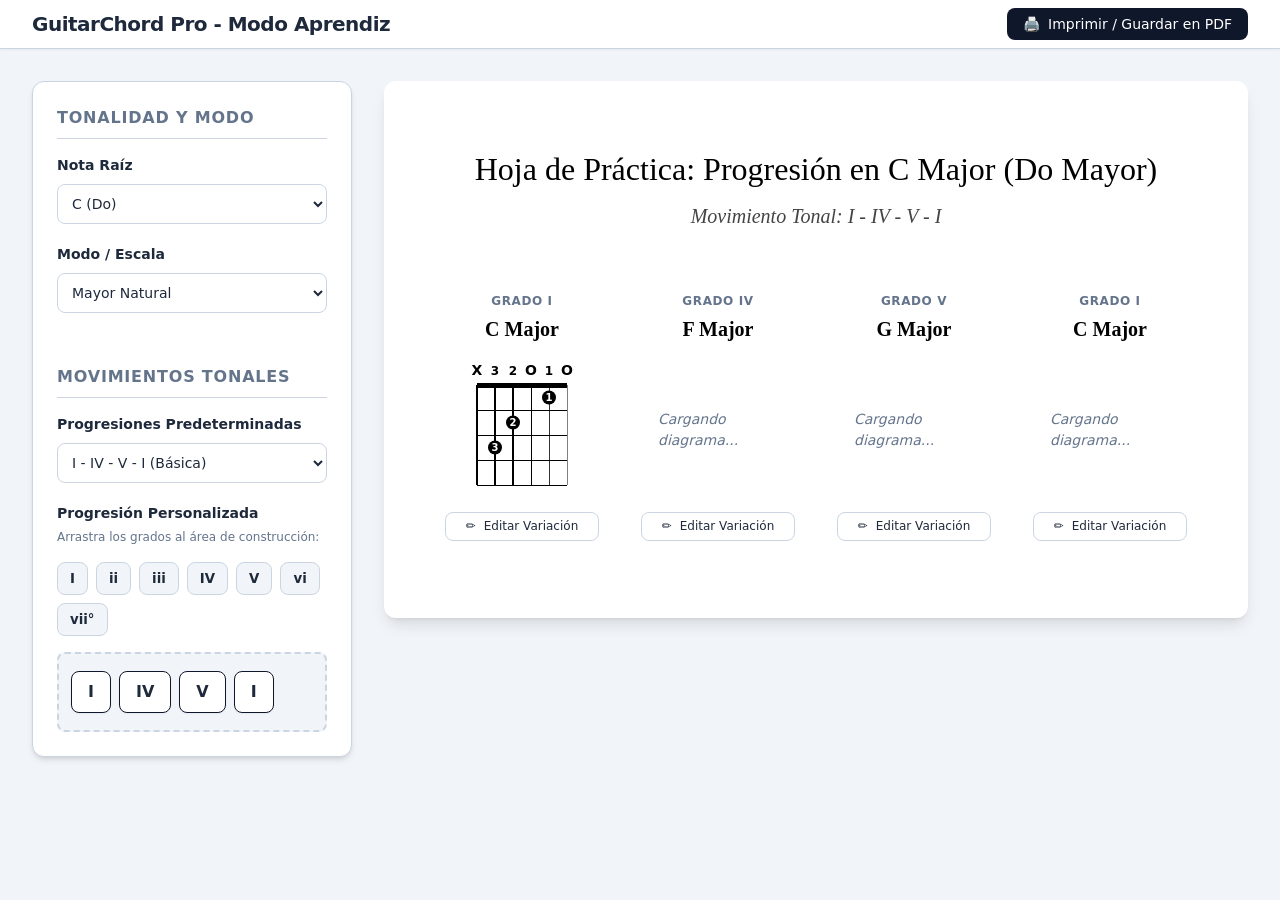
<file: gemini-code-1781385351203.html>
<!DOCTYPE html>
<html lang="es">
<head>
    <meta charset="UTF-8">
    <meta name="viewport" content="width=device-width, initial-scale=1.0">
    <title>Generador de Acordes y Teoría Musical para Guitarra Clásica</title>
    <!-- Vinculación estricta de la hoja de estilos externa -->
    <link rel="stylesheet" href="styles.css">
</head>
<body class="app">

    <!-- 4. COMPONENTE DE ACCIONES GLOBALES Y CABECERA -->
    <header class="app-header">
        <h1 class="app-header__title">GuitarChord Pro - Modo Aprendiz</h1>
        <nav class="app-header__actions">
            <button class="button button--primary" type="button" id="btn-print-pdf">
                <span class="button__icon">🖨️</span> Imprimir / Guardar en PDF
            </button>
        </nav>
    </header>

    <div class="app-layout">
        <!-- 1. COMPONENTE DE CONFIGURACIÓN DE TONALIDAD Y MODO (Sidebar) -->
        <aside class="config-panel">
            <section class="config-panel__section">
                <h2 class="config-panel__subtitle">Tonalidad y Modo</h2>
                
                <div class="form-control">
                    <label class="form-control__label" for="root-note">Nota Raíz</label>
                    <select class="form-control__select" id="root-note">
                        <option value="C" selected>C (Do)</option>
                        <option value="C#">C# (Do#)</option>
                        <option value="D">D (Re)</option>
                        <option value="Eb">Eb (Mib)</option>
                        <option value="E">E (Mi)</option>
                        <option value="F">F (Fa)</option>
                        <option value="F#">F# (Fa#)</option>
                        <option value="G">G (Sol)</option>
                        <option value="Ab">Ab (Lab)</option>
                        <option value="A">A (La)</option>
                        <option value="Bb">Bb (Sib)</option>
                        <option value="B">B (Si)</option>
                    </select>
                </div>

                <div class="form-control">
                    <label class="form-control__label" for="scale-mode">Modo / Escala</label>
                    <select class="form-control__select" id="scale-mode">
                        <option value="major-natural" selected>Mayor Natural</option>
                        <option value="minor-natural">Menor Natural</option>
                        <option value="minor-harmonic">Menor Armónica</option>
                        <option value="minor-melodic">Menor Melódica</option>
                    </select>
                </div>
            </section>

            <section class="config-panel__section">
                <h2 class="config-panel__subtitle">Movimientos Tonales</h2>
                
                <div class="form-control">
                    <label class="form-control__label" for="preset-progression">Progresiones Predeterminadas</label>
                    <select class="form-control__select" id="preset-progression">
                        <option value="I-IV-V-I" selected>I - IV - V - I (Básica)</option>
                        <option value="ii-V-I">ii - V - I (Jazz/Clásica)</option>
                        <option value="I-vi-IV-V">I - vi - IV - V (Pop/Balada)</option>
                    </select>
                </div>

                <div class="custom-progression">
                    <h3 class="custom-progression__title">Progresión Personalizada</h3>
                    <p class="custom-progression__help-text">Arrastra los grados al área de construcción:</p>
                    
                    <div class="custom-progression__pool" aria-label="Grados musicales disponibles">
                        <!-- Botones de grados correspondientes a Do Mayor (C Major) por defecto -->
                        <button class="degree-btn" type="button" draggable="true">I</button>
                        <button class="degree-btn" type="button" draggable="true">ii</button>
                        <button class="degree-btn" type="button" draggable="true">iii</button>
                        <button class="degree-btn" type="button" draggable="true">IV</button>
                        <button class="degree-btn" type="button" draggable="true">V</button>
                        <button class="degree-btn" type="button" draggable="true">vi</button>
                        <button class="degree-btn" type="button" draggable="true">vii°</button>
                    </div>

                    <div class="custom-progression__dropzone" aria-label="Área de progresión construida">
                        <!-- Secuencia I-IV-V-I pre-cargada como ejemplo por defecto -->
                        <div class="custom-progression__slot">I</div>
                        <div class="custom-progression__slot">IV</div>
                        <div class="custom-progression__slot">V</div>
                        <div class="custom-progression__slot">I</div>
                    </div>
                </div>
            </section>
        </aside>

        <!-- 2. COMPONENTE DEL CONTENEDOR PRINCIPAL (Canvas de Impresión) -->
        <main class="chord-sheet">
            <article class="chord-sheet__document">
                <header class="chord-sheet__header">
                    <h2 class="chord-sheet__title">Hoja de Práctica: Progresión en C Major (Do Mayor)</h2>
                    <p class="chord-sheet__subtitle">Movimiento Tonal: I - IV - V - I</p>
                </header>

                <!-- Cuadrícula para mostrar máximo 4 columnas por fila (El maquetado Carta se gestiona en CSS) -->
                <div class="chord-grid">
                    
                    <!-- Acorde 1: I (C Major) -->
                    <section class="chord-cell">
                        <header class="chord-cell__header">
                            <span class="chord-cell__degree">Grado I</span>
                            <h3 class="chord-cell__name">C Major</h3>
                        </header>
                        
                        <div class="chord-svg-container">
                            <!-- 
                                TEMPLATE BASE DE SVG VECTORIAL PARA DIAGRAMA DE ACORDES 
                                (Este bloque debe generarse dinámicamente vía JavaScript)
                            -->
                            <svg class="chord-svg" viewBox="0 0 120 140" xmlns="http://www.w3.org/2000/svg" aria-label="Diagrama del acorde C Major">
                                <!-- Marcas superiores (Cuerdas al aire 'O' o mudas 'X') -->
                                <g class="chord-svg__top-markers">
                                    <text x="15" y="15" class="chord-svg__marker chord-svg__marker--mute" text-anchor="middle">X</text>
                                    <text x="33" y="15" class="chord-svg__marker chord-svg__marker--play" text-anchor="middle">3</text>
                                    <text x="51" y="15" class="chord-svg__marker chord-svg__marker--play" text-anchor="middle">2</text>
                                    <text x="69" y="15" class="chord-svg__marker chord-svg__marker--open" text-anchor="middle">O</text>
                                    <text x="87" y="15" class="chord-svg__marker chord-svg__marker--play" text-anchor="middle">1</text>
                                    <text x="105" y="15" class="chord-svg__marker chord-svg__marker--open" text-anchor="middle">O</text>
                                </g>

                                <!-- Cuadrícula del diapasón (Trastes y Cuerdas) -->
                                <g class="chord-svg__grid" transform="translate(15, 25)">
                                    <!-- 6 Líneas verticales (Cuerdas: 6ta a 1ra, simulando grosores relativos) -->
                                    <path class="chord-svg__string" d="M 0 0 V 100" stroke="#000" stroke-width="2.5"/> 
                                    <path class="chord-svg__string" d="M 18 0 V 100" stroke="#000" stroke-width="2"/>
                                    <path class="chord-svg__string" d="M 36 0 V 100" stroke="#000" stroke-width="1.5"/>
                                    <path class="chord-svg__string" d="M 54 0 V 100" stroke="#000" stroke-width="1"/>
                                    <path class="chord-svg__string" d="M 72 0 V 100" stroke="#000" stroke-width="0.8"/>
                                    <path class="chord-svg__string" d="M 90 0 V 100" stroke="#000" stroke-width="0.5"/>

                                    <!-- 5 Líneas horizontales (Trastes) -->
                                    <path class="chord-svg__fret chord-svg__fret--nut" d="M 0 0 H 90" stroke="#000" stroke-width="4"/> <!-- Cejuela -->
                                    <path class="chord-svg__fret" d="M 0 25 H 90" stroke="#000" stroke-width="1"/>
                                    <path class="chord-svg__fret" d="M 0 50 H 90" stroke="#000" stroke-width="1"/>
                                    <path class="chord-svg__fret" d="M 0 75 H 90" stroke="#000" stroke-width="1"/>
                                    <path class="chord-svg__fret" d="M 0 100 H 90" stroke="#000" stroke-width="1"/>
                                </g>

                                <!-- Ejemplo de marcador de Cejilla (Barre) - Oculto/Comentado para C Major en 1ra posición
                                <rect class="chord-svg__barre" x="15" y="32" width="90" height="12" rx="6" fill="#333" /> 
                                <path class="chord-svg__barre-curve" d="M 15 38 Q 60 30 105 38" stroke="#333" stroke-width="5" fill="none" stroke-linecap="round"/>
                                -->

                                <!-- Posiciones de los dedos -->
                                <g class="chord-svg__fingers" transform="translate(15, 25)">
                                    <!-- Dedo 3 en 5ta cuerda, 3er traste -->
                                    <g class="chord-svg__finger" transform="translate(18, 62.5)">
                                        <circle cx="0" cy="0" r="7" fill="#000"/>
                                        <text x="0" y="3" fill="#fff" font-size="10" font-family="sans-serif" text-anchor="middle">3</text>
                                    </g>
                                    <!-- Dedo 2 en 4ta cuerda, 2do traste -->
                                    <g class="chord-svg__finger" transform="translate(36, 37.5)">
                                        <circle cx="0" cy="0" r="7" fill="#000"/>
                                        <text x="0" y="3" fill="#fff" font-size="10" font-family="sans-serif" text-anchor="middle">2</text>
                                    </g>
                                    <!-- Dedo 1 en 2da cuerda, 1er traste -->
                                    <g class="chord-svg__finger" transform="translate(72, 12.5)">
                                        <circle cx="0" cy="0" r="7" fill="#000"/>
                                        <text x="0" y="3" fill="#fff" font-size="10" font-family="sans-serif" text-anchor="middle">1</text>
                                    </g>
                                </g>
                            </svg>
                        </div>

                        <footer class="chord-cell__footer">
                            <button class="button button--secondary button--edit" type="button" aria-haspopup="dialog">
                                <span class="button__icon">✏️</span> Editar Variación
                            </button>
                        </footer>
                    </section>

                    <!-- Acorde 2: IV (F Major) -->
                    <section class="chord-cell">
                        <header class="chord-cell__header">
                            <span class="chord-cell__degree">Grado IV</span>
                            <h3 class="chord-cell__name">F Major</h3>
                        </header>
                        <div class="chord-svg-container">
                            <!-- Inyectado por JS -->
                            <div class="chord-svg-placeholder">Cargando diagrama...</div>
                        </div>
                        <footer class="chord-cell__footer">
                            <button class="button button--secondary button--edit" type="button" aria-haspopup="dialog">
                                <span class="button__icon">✏️</span> Editar Variación
                            </button>
                        </footer>
                    </section>

                    <!-- Acorde 3: V (G Major) -->
                    <section class="chord-cell">
                        <header class="chord-cell__header">
                            <span class="chord-cell__degree">Grado V</span>
                            <h3 class="chord-cell__name">G Major</h3>
                        </header>
                        <div class="chord-svg-container">
                            <!-- Inyectado por JS -->
                            <div class="chord-svg-placeholder">Cargando diagrama...</div>
                        </div>
                        <footer class="chord-cell__footer">
                            <button class="button button--secondary button--edit" type="button" aria-haspopup="dialog">
                                <span class="button__icon">✏️</span> Editar Variación
                            </button>
                        </footer>
                    </section>

                    <!-- Acorde 4: I (C Major) -->
                    <section class="chord-cell">
                        <header class="chord-cell__header">
                            <span class="chord-cell__degree">Grado I</span>
                            <h3 class="chord-cell__name">C Major</h3>
                        </header>
                        <div class="chord-svg-container">
                            <!-- Inyectado por JS -->
                            <div class="chord-svg-placeholder">Cargando diagrama...</div>
                        </div>
                        <footer class="chord-cell__footer">
                            <button class="button button--secondary button--edit" type="button" aria-haspopup="dialog">
                                <span class="button__icon">✏️</span> Editar Variación
                            </button>
                        </footer>
                    </section>

                </div>
            </article>
        </main>
    </div>

    <!-- 3. COMPONENTE MODAL INTERACTIVO (Voicing Selector) -->
    <dialog class="modal" id="voicing-modal">
        <article class="modal__content">
            <header class="modal__header">
                <h2 class="modal__title">Variaciones para <span class="modal__dynamic-chord-name">C Major</span></h2>
                <button class="button button--close" id="btn-close-modal" type="button" aria-label="Cerrar ventana">
                    ✕
                </button>
            </header>
            
            <section class="modal__body">
                <p class="modal__instruction">Selecciona la digitación (voicing) más cómoda para tu ejecución:</p>
                
                <div class="voicing-grid">
                    <!-- Variación 1 -->
                    <article class="voicing-card">
                        <header class="voicing-card__header">
                            <span class="voicing-card__number">Opción 1</span>
                        </header>
                        <div class="chord-svg-container chord-svg-container--thumbnail">
                            <!-- Miniatura del SVG generada por JS -->
                        </div>
                        <footer class="voicing-card__footer">
                            <button class="button button--select" type="button">Fijar</button>
                        </footer>
                    </article>

                    <!-- Variación 2 -->
                    <article class="voicing-card">
                        <header class="voicing-card__header">
                            <span class="voicing-card__number">Opción 2</span>
                        </header>
                        <div class="chord-svg-container chord-svg-container--thumbnail"></div>
                        <footer class="voicing-card__footer">
                            <button class="button button--select" type="button">Fijar</button>
                        </footer>
                    </article>

                    <!-- Variación 3 -->
                    <article class="voicing-card">
                        <header class="voicing-card__header">
                            <span class="voicing-card__number">Opción 3</span>
                        </header>
                        <div class="chord-svg-container chord-svg-container--thumbnail"></div>
                        <footer class="voicing-card__footer">
                            <button class="button button--select" type="button">Fijar</button>
                        </footer>
                    </article>

                    <!-- Variación 4 -->
                    <article class="voicing-card">
                        <header class="voicing-card__header">
                            <span class="voicing-card__number">Opción 4</span>
                        </header>
                        <div class="chord-svg-container chord-svg-container--thumbnail"></div>
                        <footer class="voicing-card__footer">
                            <button class="button button--select" type="button">Fijar</button>
                        </footer>
                    </article>

                    <!-- Variación 5 -->
                    <article class="voicing-card">
                        <header class="voicing-card__header">
                            <span class="voicing-card__number">Opción 5</span>
                        </header>
                        <div class="chord-svg-container chord-svg-container--thumbnail"></div>
                        <footer class="voicing-card__footer">
                            <button class="button button--select" type="button">Fijar</button>
                        </footer>
                    </article>
                </div>
            </section>
        </article>
    </dialog>

    <!-- Vinculación del script externo según el requerimiento de limpieza y estructura -->
    <script src="script.js"></script>
</body>
</html>
</file>
<file: styles.css>
/* ==========================================================================
   VARIABLES DE SISTEMA Y PALETA DE COLORES
   ========================================================================== */
:root {
    /* Tipografía */
    --font-sans: system-ui, -apple-system, BlinkMacSystemFont, "Segoe UI", Roboto, Oxygen, Ubuntu, Cantarell, "Open Sans", "Helvetica Neue", sans-serif;
    --font-serif: Georgia, "Times New Roman", Times, serif;
    
    /* Paleta de Colores UI (Pantalla) */
    --bg-app: #f1f5f9;         /* Gris azulado suave */
    --bg-surface: #ffffff;     /* Blanco puro para paneles y hoja */
    --text-main: #1e293b;      /* Texto oscuro principal UI */
    --text-muted: #64748b;     /* Texto secundario UI */
    --border-ui: #cbd5e1;      /* Bordes UI */
    
    /* Colores Interactivos UI */
    --primary-color: #0f172a;
    --primary-hover: #334155;
    --accent-color: #3b82f6;
    
    /* Paleta de Impresión / Partitura (Estrictamente B&W) */
    --score-black: #000000;
    --score-white: #ffffff;
    
    /* Sombras y Radios */
    --shadow-sm: 0 1px 2px 0 rgb(0 0 0 / 0.05);
    --shadow-md: 0 4px 6px -1px rgb(0 0 0 / 0.1), 0 2px 4px -2px rgb(0 0 0 / 0.1);
    --shadow-lg: 0 10px 15px -3px rgb(0 0 0 / 0.1), 0 4px 6px -4px rgb(0 0 0 / 0.1);
    --radius-md: 8px;
    --radius-lg: 12px;
}

/* ==========================================================================
   RESETEO BASE
   ========================================================================== */
*, *::before, *::after {
    box-sizing: border-box;
    margin: 0;
    padding: 0;
}

body {
    font-family: var(--font-sans);
    background-color: var(--bg-app);
    color: var(--text-main);
    line-height: 1.5;
    -webkit-font-smoothing: antialiased;
}

/* ==========================================================================
   COMPONENTES GLOBALES (Botones y Formularios)
   ========================================================================== */
.button {
    display: inline-flex;
    align-items: center;
    justify-content: center;
    gap: 0.5rem;
    padding: 0.5rem 1rem;
    font-family: var(--font-sans);
    font-weight: 500;
    font-size: 0.875rem;
    border-radius: var(--radius-md);
    border: none;
    cursor: pointer;
    transition: all 0.2s ease;
}

.button--primary {
    background-color: var(--primary-color);
    color: var(--bg-surface);
}

.button--primary:hover {
    background-color: var(--primary-hover);
}

.button--secondary {
    background-color: var(--bg-surface);
    color: var(--text-main);
    border: 1px solid var(--border-ui);
}

.button--secondary:hover {
    background-color: var(--bg-app);
    border-color: var(--text-muted);
}

.form-control {
    margin-bottom: 1.25rem;
    display: flex;
    flex-direction: column;
    gap: 0.5rem;
}

.form-control__label {
    font-size: 0.875rem;
    font-weight: 600;
    color: var(--text-main);
}

.form-control__select {
    padding: 0.625rem;
    border: 1px solid var(--border-ui);
    border-radius: var(--radius-md);
    font-family: var(--font-sans);
    font-size: 0.875rem;
    background-color: var(--bg-surface);
    color: var(--text-main);
    cursor: pointer;
}

.form-control__select:focus {
    outline: 2px solid var(--accent-color);
    outline-offset: -1px;
}

/* ==========================================================================
   1 Y 4. ESTRUCTURA PRINCIPAL (Header y Layout)
   ========================================================================== */
.app-header {
    display: flex;
    justify-content: space-between;
    align-items: center;
    padding: 0.5rem 2rem; /* Ajuste de padding vertical */
    background-color: var(--bg-surface);
    border-bottom: 1px solid var(--border-ui);
    box-shadow: var(--shadow-sm);
    position: sticky;
    top: 0;
    z-index: 10;
    gap: 2rem;
}

.app-header__nav {
    display: flex;
    gap: 0.5rem;
    align-self: stretch; /* Ocupa toda la altura del header */
    align-items: flex-end; /* Alinea los botones abajo */
    margin: 0 auto;
}

.nav-desktop {
    display: flex;
    gap: 0.5rem;
    height: 100%;
}

.nav-mobile {
    display: none;
    width: 100%;
}

.button--nav {
    background-color: transparent;
    color: var(--text-muted);
    border: none;
    border-bottom: 3px solid transparent;
    border-radius: 0;
    padding: 0.75rem 1rem;
    font-weight: 600;
    height: 100%;
}

.button--nav:hover {
    color: var(--text-main);
}

.button--nav-active, .button--nav-active:hover {
    color: var(--primary-color);
    border-bottom-color: var(--primary-color);
}

.app-header__title {
    font-size: 1.25rem;
    font-weight: 700;
    letter-spacing: -0.025em;
}

.app-layout {
    display: grid;
    grid-template-columns: 320px 1fr;
    gap: 2rem;
    padding: 2rem;
    max-width: 1600px;
    margin: 0 auto;
    align-items: start;
}

/* ==========================================================================
   2. PANEL DE CONFIGURACIÓN (Sidebar)
   ========================================================================== */
.config-panel {
    background-color: var(--bg-surface);
    border-radius: var(--radius-lg);
    box-shadow: var(--shadow-md);
    border: 1px solid var(--border-ui);
    padding: 1.5rem;
    display: flex;
    flex-direction: column;
    gap: 2rem;
    position: sticky;
    top: 80px; /* Espacio para la cabecera fija */
    align-self: start;
}

.config-panel__subtitle {
    font-size: 1rem;
    font-weight: 700;
    text-transform: uppercase;
    letter-spacing: 0.05em;
    color: var(--text-muted);
    margin-bottom: 1rem;
    padding-bottom: 0.5rem;
    border-bottom: 1px solid var(--border-ui);
}

/* Custom Progression (Drag & Drop) */
.custom-progression {
    margin-top: 1rem;
}

.custom-progression__title {
    font-size: 0.875rem;
    font-weight: 600;
    margin-bottom: 0.25rem;
}

.custom-progression__help-text {
    font-size: 0.75rem;
    color: var(--text-muted);
    margin-bottom: 1rem;
}

.custom-progression__pool {
    display: flex;
    flex-wrap: wrap;
    gap: 0.5rem;
    margin-bottom: 1rem;
}

.degree-btn {
    background-color: var(--bg-app);
    border: 1px solid var(--border-ui);
    padding: 0.5rem 0.75rem;
    border-radius: var(--radius-md);
    font-weight: 600;
    font-family: var(--font-sans);
    color: var(--text-main);
    cursor: grab;
    transition: all 0.2s;
    user-select: none;
}

.degree-btn:hover {
    background-color: var(--border-ui);
}

.degree-btn:active {
    cursor: grabbing;
    transform: scale(0.95);
}

.custom-progression__dropzone {
    min-height: 80px;
    border: 2px dashed var(--border-ui);
    border-radius: var(--radius-md);
    background-color: var(--bg-app);
    display: flex;
    flex-wrap: wrap;
    gap: 0.5rem;
    padding: 0.75rem;
    align-items: center;
    transition: border-color 0.2s, background-color 0.2s;
}

.custom-progression__dropzone--dragover {
    border-color: var(--accent-color);
    background-color: #eef2ff; /* Un acento de color sutil */
}

.custom-progression__slot {
    background-color: var(--bg-surface);
    border: 1px solid var(--primary-color);
    padding: 0.5rem 1rem;
    border-radius: var(--radius-md);
    font-weight: 700;
    box-shadow: var(--shadow-sm);
    cursor: grab;
    transition: transform 0.2s ease, opacity 0.2s ease;
}

.custom-progression__slot:active {
    cursor: grabbing;
    transform: scale(0.95);
}

/* ==========================================================================
   3. LIENZO PRINCIPAL Y CUADRÍCULA (Canvas / Sheet)
   ========================================================================== */
.chord-sheet__document {
    background-color: var(--score-white);
    border-radius: var(--radius-lg);
    box-shadow: var(--shadow-lg);
    padding: 4rem 3rem;
    color: var(--score-black);
}

.chord-sheet__header {
    text-align: center;
    margin-bottom: 3rem;
    font-family: var(--font-serif);
}

.chord-sheet__title {
    font-size: 2rem;
    font-weight: 400;
    margin-bottom: 0.5rem;
}

.chord-sheet__subtitle {
    font-size: 1.25rem;
    font-style: italic;
    color: #444; /* Gris oscuro para contraste sutil en pantalla */
}

/* Grid de acordes (Máximo 4 columnas por fila en Desktop) */
.chord-grid {
    display: grid;
    grid-template-columns: repeat(auto-fit, minmax(140px, 1fr));
    gap: 1.5rem 1rem;
}

.chord-cell {
    display: flex;
    flex-direction: column;
    align-items: center;
    border: 1px solid transparent; /* Preparado para print */
    padding: 0.75rem;
    border-radius: var(--radius-md);
    transition: border-color 0.2s;
}

.chord-cell:hover {
    border-color: var(--border-ui);
    background-color: #fafafa;
}

.chord-cell__header {
    text-align: center;
    margin-bottom: 1rem;
}

.chord-cell__degree {
    display: block;
    font-family: var(--font-sans);
    font-size: 0.75rem;
    font-weight: 700;
    color: var(--text-muted);
    text-transform: uppercase;
    letter-spacing: 0.05em;
    margin-bottom: 0.25rem;
}

.chord-cell__name {
    font-family: var(--font-serif);
    font-size: 1.25rem;
    font-weight: bold;
    color: var(--score-black);
}

.chord-svg-container {
    width: 100%;
    max-width: 120px;
    aspect-ratio: 6/7;
    margin: 0 auto 0.75rem auto;
    display: flex;
    justify-content: center;
    align-items: center;
}

.chord-svg-placeholder {
    font-size: 0.875rem;
    color: var(--text-muted);
    font-style: italic;
}

.chord-cell__footer {
    margin-top: auto;
    width: 100%;
    display: flex;
    justify-content: center;
}
.chord-cell__footer .button {
    flex-grow: 1;
}

.button--play {
    background-color: var(--primary-color);
    color: var(--score-white);
    border: 2px solid var(--primary-color);
    padding: 0.6rem 1.5rem;
    font-size: 0.95rem;
    font-weight: 600;
    border-radius: 9999px; /* Estilo píldora */
    box-shadow: var(--shadow-md);
    transition: all 0.3s cubic-bezier(0.4, 0, 0.2, 1);
}

.button--play:hover {
    background-color: var(--score-white);
    color: var(--primary-color);
    transform: translateY(-2px);
    box-shadow: var(--shadow-lg);
}

.button--play:active {
    transform: translateY(1px);
    box-shadow: var(--shadow-sm);
}

.button--play.is-playing {
    background-color: var(--score-white);
    color: var(--primary-color);
}

.button--play.is-playing:hover {
    background-color: var(--bg-app);
}

.button--play .button__icon {
    font-size: 1.1rem;
    transform: translateY(1px);
    margin-right: 0.3rem;
}

.chord-cell__footer .button--edit {
    width: 100%;
    font-size: 0.75rem;
    padding: 0.4rem;
}

/* ==========================================================================
   ESTILOS DE SVG DE ACORDES (Estructura B&W)
   ========================================================================== */
.chord-svg {
    width: 100%;
    height: 100%;
    overflow: visible;
}

/* Renderizado nítido para líneas rectas */
.chord-svg__grid path {
    shape-rendering: crispEdges;
}

.chord-svg__marker {
    font-family: var(--font-sans);
    font-size: 14px;
    font-weight: bold;
}

.chord-svg__marker--mute { fill: var(--score-black); }
.chord-svg__marker--open { fill: var(--score-black); }
.chord-svg__marker--play { fill: var(--score-black); font-size: 12px; }

.chord-svg__fret--nut {
    stroke-width: 5px; /* Cejuela gruesa */
}

/* Los círculos de los dedos mantienen antialiasing por defecto */
.chord-svg__finger circle {
    fill: var(--score-black);
}

.chord-svg__finger text {
    font-family: var(--font-sans);
    font-size: 10px;
    font-weight: bold;
    fill: var(--score-white);
}

/* ==========================================================================
   5. COMPONENTE MODAL (Voicing Selector)
   ========================================================================== */
.modal {
    margin: auto;
    padding: 0;
    border: none;
    border-radius: var(--radius-lg);
    background: transparent;
    max-width: 800px;
    width: 90vw;
}

.modal::backdrop {
    background-color: rgba(15, 23, 42, 0.75);
    backdrop-filter: blur(4px);
}

.modal__content {
    background-color: var(--bg-surface);
    border-radius: var(--radius-lg);
    box-shadow: var(--shadow-lg);
    display: flex;
    flex-direction: column;
    overflow: hidden;
}

.modal__header {
    display: flex;
    justify-content: space-between;
    align-items: center;
    padding: 1.5rem;
    border-bottom: 1px solid var(--border-ui);
    background-color: var(--bg-app);
}

.modal__title {
    font-family: var(--font-serif);
    font-size: 1.5rem;
    color: var(--score-black);
}

.button--close {
    background: transparent;
    border: none;
    font-size: 1.5rem;
    cursor: pointer;
    color: var(--text-muted);
    transition: color 0.2s;
}

.button--close:hover {
    color: var(--score-black);
}

.modal__body {
    padding: 2rem;
}

.modal__instruction {
    margin-bottom: 1.5rem;
    color: var(--text-muted);
    font-size: 0.95rem;
}

.voicing-grid {
    display: grid;
    grid-template-columns: repeat(auto-fit, minmax(130px, 1fr));
    gap: 1.5rem;
}

.voicing-card {
    border: 1px solid var(--border-ui);
    border-radius: var(--radius-md);
    padding: 1rem;
    display: flex;
    flex-direction: column;
    align-items: center;
    transition: border-color 0.2s, transform 0.2s;
}

.voicing-card:hover {
    border-color: var(--text-main);
    transform: translateY(-2px);
}

.voicing-card__header {
    margin-bottom: 1rem;
    font-weight: 600;
    font-size: 0.875rem;
    color: var(--text-muted);
}

.chord-svg-container--thumbnail {
    max-width: 100px;
}

.voicing-card__footer {
    margin-top: 1rem;
    width: 100%;
}

.button--select {
    width: 100%;
    background-color: var(--bg-app);
    border: 1px solid var(--border-ui);
    padding: 0.5rem;
    border-radius: var(--radius-md);
    cursor: pointer;
    font-weight: 600;
    transition: all 0.2s;
}

.button--select:hover {
    background-color: var(--primary-color);
    color: var(--score-white);
    border-color: var(--primary-color);
}

/* ==========================================================================
   6. COMPONENTES ESPECÍFICOS DEL ENSAMBLADOR
   ========================================================================== */

/* Header del ensamblador con botón de play */
#assembler-header {
    display: flex;
    justify-content: space-between;
    align-items: flex-start;
}

#assembler-header > div {
    text-align: left;
}

/* Paleta de acordes diatónicos */
.diatonic-palette {
    display: grid;
    grid-template-columns: repeat(auto-fit, minmax(60px, 1fr));
    gap: 0.75rem;
}

.diatonic-palette .degree-btn {
    padding: 0.75rem 0.25rem;
    font-size: 0.9rem;
    display: flex;
    flex-direction: column;
    gap: 0.25rem;
    height: auto;
    line-height: 1.2;
    text-align: center;
}

.diatonic-palette .degree-btn__chord {
    font-size: 0.7rem;
    color: var(--text-muted);
    font-weight: 400;
}

/* Controles de maquetación */
.layout-controls {
    display: flex;
    gap: 0.75rem;
}

/* Espacio en blanco en la cuadrícula */
.chord-grid__blank-slot {
    border: 2px dashed var(--border-ui);
    border-radius: var(--radius-md);
    min-height: 200px;
    position: relative;
    transition: background-color 0.2s;
}

.chord-grid__blank-slot:hover {
    background-color: var(--bg-app);
}

.chord-grid__blank-slot .button--delete {
    position: absolute;
    top: 0.5rem;
    right: 0.5rem;
    width: auto;
    padding: 0.25rem 0.5rem;
    opacity: 0;
    transition: opacity 0.2s;
}

.chord-grid__blank-slot:hover .button--delete {
    opacity: 1;
}

/* Empty state for assembler grid */
#assembler-grid:empty {
    min-height: 300px;
    display: flex;
    align-items: center;
    justify-content: center;
    border: 2px dashed var(--border-ui);
    border-radius: var(--radius-lg);
    background-color: var(--bg-app);
    margin-top: 2rem;
}

#assembler-grid:empty::before {
    content: "Tu hoja de práctica está vacía.\Añade acordes desde el panel de la izquierda.";
    white-space: pre-wrap; /* Allows line breaks with \A */
    text-align: center;
    font-size: 1rem;
    color: var(--text-muted);
    font-family: var(--font-sans);
}

.button--delete {
    background-color: #fef2f2;
    color: #dc2626;
    border: 1px solid #fecaca;
    font-size: 0.75rem;
    padding: 0.4rem;
    width: 100%;
}
.button--delete:hover {
    background-color: #fee2e2;
    border-color: #fca5a5;
    color: #b91c1c;
}
.button--delete .button__icon {
    font-size: 0.8rem;
}

/* ==========================================================================
   7. COMPONENTES ESPECÍFICOS DEL EXPLORADOR DE ESCALAS
   ========================================================================== */
.fretboard-container {
    background-color: var(--bg-surface);
    border-radius: var(--radius-lg);
    box-shadow: var(--shadow-md);
    border: 1px solid var(--border-ui);
    padding: 2rem;
    overflow-x: auto; /* Para diapasones largos en pantallas pequeñas */
}

.fretboard-svg {
    width: 100%;
    min-width: 800px; /* Evita que el diapasón se comprima demasiado */
    height: auto;
    overflow: visible;
}

.fretboard-svg__note {
    transition: all 0.2s ease;
    cursor: pointer; /* Sugiere interactividad */
}

.fretboard-svg__note:hover .fretboard-svg__note-dot {
    transform: scale(1.1);
    stroke: var(--primary-color);
}

.fretboard-svg__note-dot {
    stroke: #64748b;
    stroke-width: 1.5;
    fill: #f1f5f9;
}

.fretboard-svg__note-dot--root {
    fill: #dc2626; /* Rojo para la tónica */
    stroke: #b91c1c;
}

.fretboard-svg__note-text {
    font-family: var(--font-sans);
    font-size: 10px;
    font-weight: 600;
    fill: #1e293b;
    text-anchor: middle;
    pointer-events: none; /* Para que no interfiera con el clic en el círculo */
}
/* ==========================================================================
   RESPONSIVE DESIGN (Pantallas menores)
   ========================================================================== */
@media screen and (max-width: 1024px) {
    .app-layout {
        grid-template-columns: 260px 1fr;
        gap: 1.5rem;
        padding: 1.5rem;
    }
}

@media screen and (max-width: 768px) {
    .app-layout {
        grid-template-columns: 1fr;
        padding: 1rem;
        gap: 1.5rem;
    }
    
    .hide-mobile {
        display: none;
    }

    .app-header {
        display: grid;
        grid-template-columns: 1fr auto;
        grid-template-rows: auto auto;
        padding: 0.5rem 0.5rem 0 0.5rem;
        gap: 0;
        align-items: center;
        text-align: left;
    }

    .app-header__title {
        grid-column: 1;
        grid-row: 1;
        font-size: 1.1rem;
        margin-left: 0.5rem;
    }

    .app-header__actions {
        grid-column: 2;
        grid-row: 1;
        display: flex;
        justify-content: flex-end;
    }

    .app-header__nav {
        grid-column: 1 / 3;
        grid-row: 2;
        display: flex;
        justify-content: space-between;
        width: 100%;
        margin-top: 0.5rem;
        border-top: 1px solid var(--border-ui);
    }
    
    .button--nav {
        flex: 1;
        text-align: center;
        padding: 0.5rem 0;
        font-size: 0.8rem;
    }

    .config-panel {
        position: static;
    }

    .chord-sheet__document {
        padding: 1.5rem 1rem;
    }

    .chord-grid {
        grid-template-columns: repeat(auto-fill, minmax(110px, 1fr));
        gap: 1rem;
    }

    .custom-progression__pool, .custom-progression__dropzone {
        justify-content: center;
    }
}

/* ==========================================================================
   ESTILOS DE IMPRESIÓN (Critical Requirements)
   ========================================================================== */
@media print {
    /* Configuración de la página */
    @page {
        size: letter portrait;
        margin: 15mm;
    }

    /* Ocultar elementos de UI */
    .app-header,
    .config-panel,
    .chord-cell__footer,
    .modal,
    .no-print,
    .app-header__actions {
        display: none !important;
    }

    /* Reset de fondo para ahorro de tinta */
    body, .app, .app-layout {
        background: transparent !important;
        background-color: var(--score-white) !important;
        margin: 0;
        padding: 0;
    }

    /* Ajuste del layout principal para ocupar 100% */
    .app-layout {
        display: block;
        width: 100%;
        max-width: none;
    }

    /* Ajuste de la hoja de acordes */
    .chord-sheet__document {
        padding: 0;
        box-shadow: none;
        border: none;
        border-radius: 0;
        color: var(--score-black) !important;
        width: 100%;
    }

    .chord-sheet__header {
        margin-bottom: 2cm;
    }
    
    .chord-sheet__title {
        font-size: 24pt;
        color: var(--score-black) !important;
    }

    .chord-sheet__subtitle {
        font-size: 14pt;
        color: #333 !important; /* Gris muy oscuro válido en print */
    }

    /* Reestructuración de la cuadrícula a modo 'Partitura' */
    .chord-grid {
        display: grid;
        grid-template-columns: repeat(4, 1fr) !important; /* Forzar 4 columnas */
        gap: 0; /* Sin espacios, bordes colapsados visualmente */
        border-top: 1px solid var(--score-black);
        border-left: 1px solid var(--score-black);
    }

    /* Celdas de partitura */
    .chord-cell {
        border: none;
        border-right: 1px solid var(--score-black);
        border-bottom: 1px solid var(--score-black);
        border-radius: 0;
        padding: 1.5cm 0.5cm;
        background-color: transparent !important;
        
        /* Evitar que un acorde se corte entre dos páginas */
        break-inside: avoid;
        page-break-inside: avoid;
    }

    /* Forzar colores en SVG e impresiones */
    .chord-cell__name {
        color: var(--score-black) !important;
        font-size: 16pt;
    }
    
    .chord-cell__degree {
        color: var(--score-black) !important;
        font-size: 10pt;
    }

    .chord-svg__grid path,
    .chord-svg__marker {
        stroke: var(--score-black) !important;
        fill: var(--score-black) !important;
    }
    
    .chord-svg__finger circle {
        fill: var(--score-black) !important;
    }
    
    .chord-svg__finger text {
        fill: var(--score-white) !important;
    }
}
</file>
